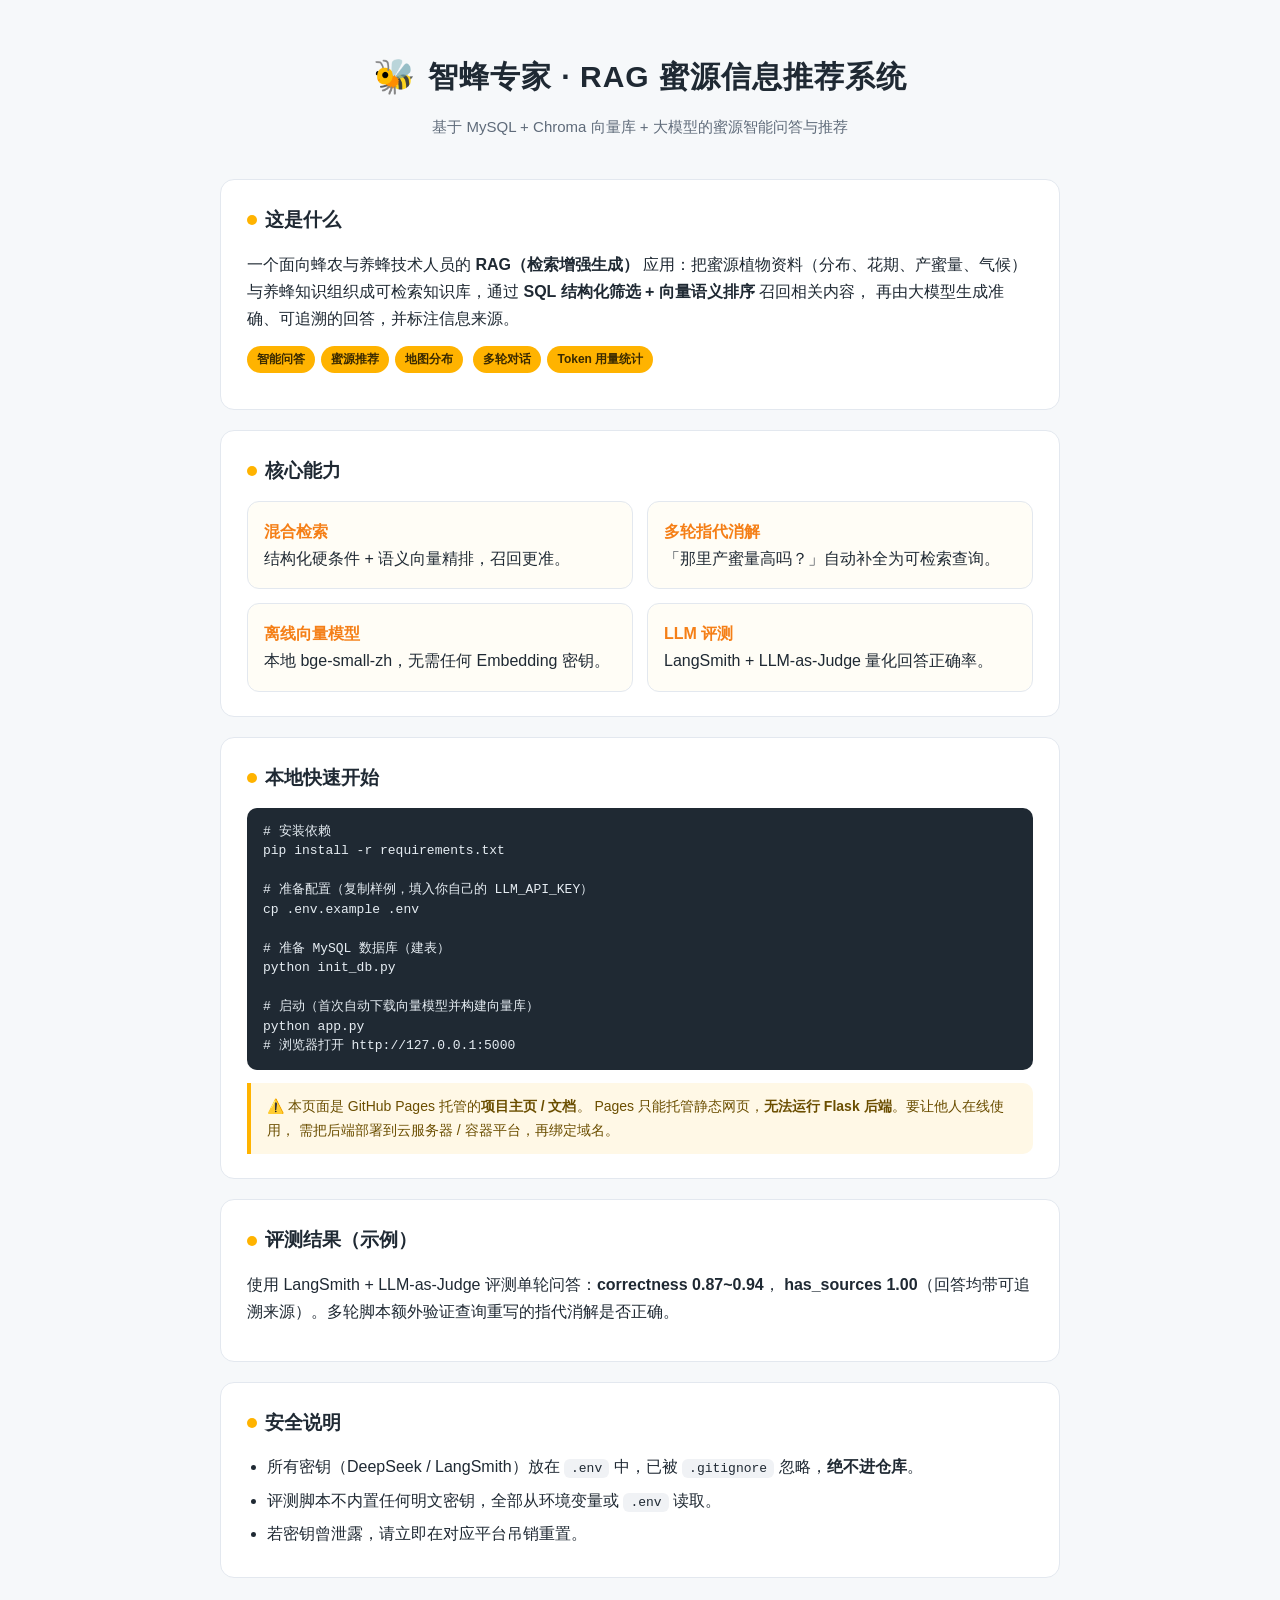
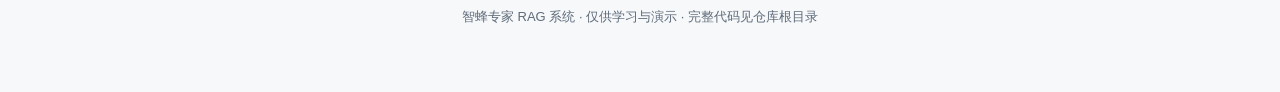
<file: docs/index.html>
<!DOCTYPE html>
<html lang="zh-CN">
<head>
<meta charset="UTF-8" />
<meta name="viewport" content="width=device-width, initial-scale=1.0" />
<title>智蜂专家 · RAG 蜜源信息推荐系统</title>
<style>
  :root {
    --bg: #f6f8fa;
    --card: #ffffff;
    --ink: #1f2933;
    --muted: #5f6b7a;
    --accent: #ffb300;
    --accent-2: #f57f17;
    --line: #e3e8ef;
  }
  * { box-sizing: border-box; }
  body {
    margin: 0;
    font-family: -apple-system, "Segoe UI", "PingFang SC", "Microsoft YaHei", sans-serif;
    background: var(--bg);
    color: var(--ink);
    line-height: 1.7;
  }
  .wrap { max-width: 880px; margin: 0 auto; padding: 48px 20px 64px; }
  header { text-align: center; margin-bottom: 40px; }
  .logo {
    display: inline-flex; align-items: center; gap: 12px;
    font-size: 30px; font-weight: 700; letter-spacing: 1px;
  }
  .logo .bee { font-size: 34px; }
  .tagline { color: var(--muted); margin-top: 8px; font-size: 15px; }
  .card {
    background: var(--card); border: 1px solid var(--line); border-radius: 14px;
    padding: 24px 26px; margin-bottom: 20px;
  }
  h2 { font-size: 19px; margin: 0 0 14px; display: flex; align-items: center; gap: 8px; }
  h2 .dot { width: 10px; height: 10px; border-radius: 50%; background: var(--accent); }
  p { margin: 0 0 12px; color: var(--ink); }
  ul { margin: 0; padding-left: 20px; }
  li { margin-bottom: 6px; }
  .grid { display: grid; grid-template-columns: 1fr 1fr; gap: 14px; }
  .feature {
    border: 1px solid var(--line); border-radius: 12px; padding: 16px;
    background: #fffdf6;
  }
  .feature b { color: var(--accent-2); }
  code {
    background: #f0f2f5; padding: 2px 7px; border-radius: 6px;
    font-family: "SFMono-Regular", Consolas, monospace; font-size: 13px;
  }
  pre {
    background: #1f2933; color: #e6edf3; padding: 14px 16px; border-radius: 10px;
    overflow-x: auto; font-size: 13px; line-height: 1.5;
  }
  .note {
    border-left: 4px solid var(--accent); background: #fff8e6;
    padding: 12px 16px; border-radius: 0 10px 10px 0; color: #6b4e00; font-size: 14px;
  }
  .pill {
    display: inline-block; background: var(--accent); color: #3a2a00;
    font-size: 12px; font-weight: 600; padding: 3px 10px; border-radius: 999px; margin-right: 6px;
  }
  footer { text-align: center; color: var(--muted); font-size: 13px; margin-top: 28px; }
  a { color: var(--accent-2); text-decoration: none; }
  a:hover { text-decoration: underline; }
  @media (max-width: 640px) { .grid { grid-template-columns: 1fr; } }
</style>
</head>
<body>
<div class="wrap">
  <header>
    <div class="logo"><span class="bee">🐝</span> 智蜂专家 · RAG 蜜源信息推荐系统</div>
    <div class="tagline">基于 MySQL + Chroma 向量库 + 大模型的蜜源智能问答与推荐</div>
  </header>

  <div class="card">
    <h2><span class="dot"></span>这是什么</h2>
    <p>一个面向蜂农与养蜂技术人员的 <b>RAG（检索增强生成）</b> 应用：把蜜源植物资料（分布、花期、产蜜量、气候）
       与养蜂知识组织成可检索知识库，通过 <b>SQL 结构化筛选 + 向量语义排序</b> 召回相关内容，
       再由大模型生成准确、可追溯的回答，并标注信息来源。</p>
    <p><span class="pill">智能问答</span><span class="pill">蜜源推荐</span><span class="pill">地图分布</span>
       <span class="pill">多轮对话</span><span class="pill">Token 用量统计</span></p>
  </div>

  <div class="card">
    <h2><span class="dot"></span>核心能力</h2>
    <div class="grid">
      <div class="feature"><b>混合检索</b><br/>结构化硬条件 + 语义向量精排，召回更准。</div>
      <div class="feature"><b>多轮指代消解</b><br/>「那里产蜜量高吗？」自动补全为可检索查询。</div>
      <div class="feature"><b>离线向量模型</b><br/>本地 bge-small-zh，无需任何 Embedding 密钥。</div>
      <div class="feature"><b>LLM 评测</b><br/>LangSmith + LLM-as-Judge 量化回答正确率。</div>
    </div>
  </div>

  <div class="card">
    <h2><span class="dot"></span>本地快速开始</h2>
    <pre># 安装依赖
pip install -r requirements.txt

# 准备配置（复制样例，填入你自己的 LLM_API_KEY）
cp .env.example .env

# 准备 MySQL 数据库（建表）
python init_db.py

# 启动（首次自动下载向量模型并构建向量库）
python app.py
# 浏览器打开 http://127.0.0.1:5000</pre>
    <div class="note">⚠️ 本页面是 GitHub Pages 托管的<b>项目主页 / 文档</b>。
      Pages 只能托管静态网页，<b>无法运行 Flask 后端</b>。要让他人在线使用，
      需把后端部署到云服务器 / 容器平台，再绑定域名。</div>
  </div>

  <div class="card">
    <h2><span class="dot"></span>评测结果（示例）</h2>
    <p>使用 LangSmith + LLM-as-Judge 评测单轮问答：<b>correctness 0.87~0.94</b>，
       <b>has_sources 1.00</b>（回答均带可追溯来源）。多轮脚本额外验证查询重写的指代消解是否正确。</p>
  </div>

  <div class="card">
    <h2><span class="dot"></span>安全说明</h2>
    <ul>
      <li>所有密钥（DeepSeek / LangSmith）放在 <code>.env</code> 中，已被 <code>.gitignore</code> 忽略，<b>绝不进仓库</b>。</li>
      <li>评测脚本不内置任何明文密钥，全部从环境变量或 <code>.env</code> 读取。</li>
      <li>若密钥曾泄露，请立即在对应平台吊销重置。</li>
    </ul>
  </div>

  <footer>
    智蜂专家 RAG 系统 · 仅供学习与演示 · 完整代码见仓库根目录
  </footer>
</div>
</body>
</html>
</file>
